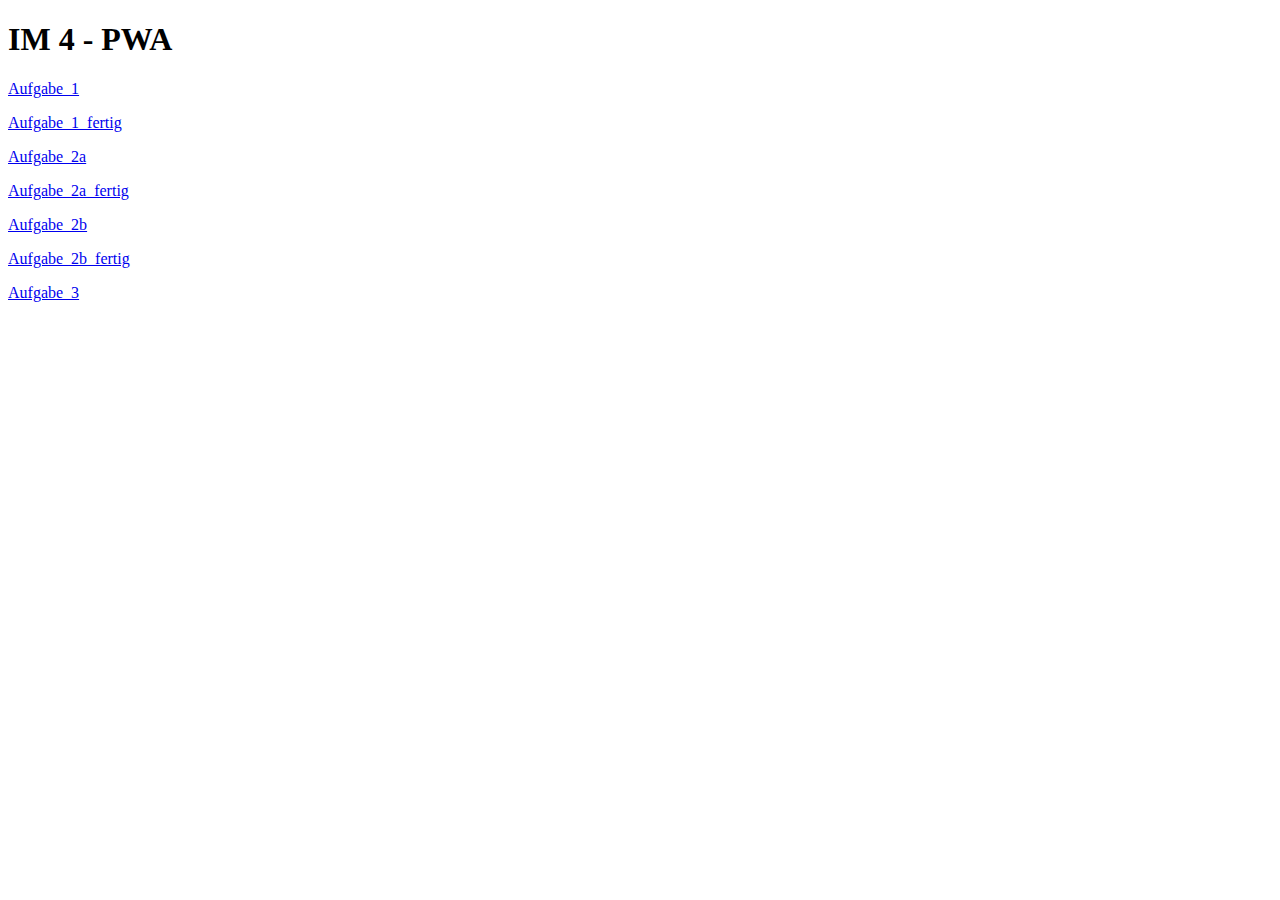
<file: index.html>
<!DOCTYPE html>
<html lang="de" dir="ltr">
  <head>
    <meta charset="utf-8">
    <title>IM 4 - PWA</title>
  </head>
  <body>
    <h1>IM 4 - PWA</h1>
    <a href="Aufgabe_1/"><p>Aufgabe_1</p></a>
    <a href="Aufgabe_1_fertig/"><p>Aufgabe_1_fertig</p></a>
    <a href="Aufgabe_2a/"><p>Aufgabe_2a</p></a>
    <a href="Aufgabe_2a_fertig/"><p>Aufgabe_2a_fertig</p></a>
    <a href="Aufgabe_2b/"><p>Aufgabe_2b</p></a>
    <a href="Aufgabe_2b_fertig/"><p>Aufgabe_2b_fertig</p></a>
    <a href="Aufgabe_3/"><p>Aufgabe_3</p></a>
  </body>
</html>
</file>
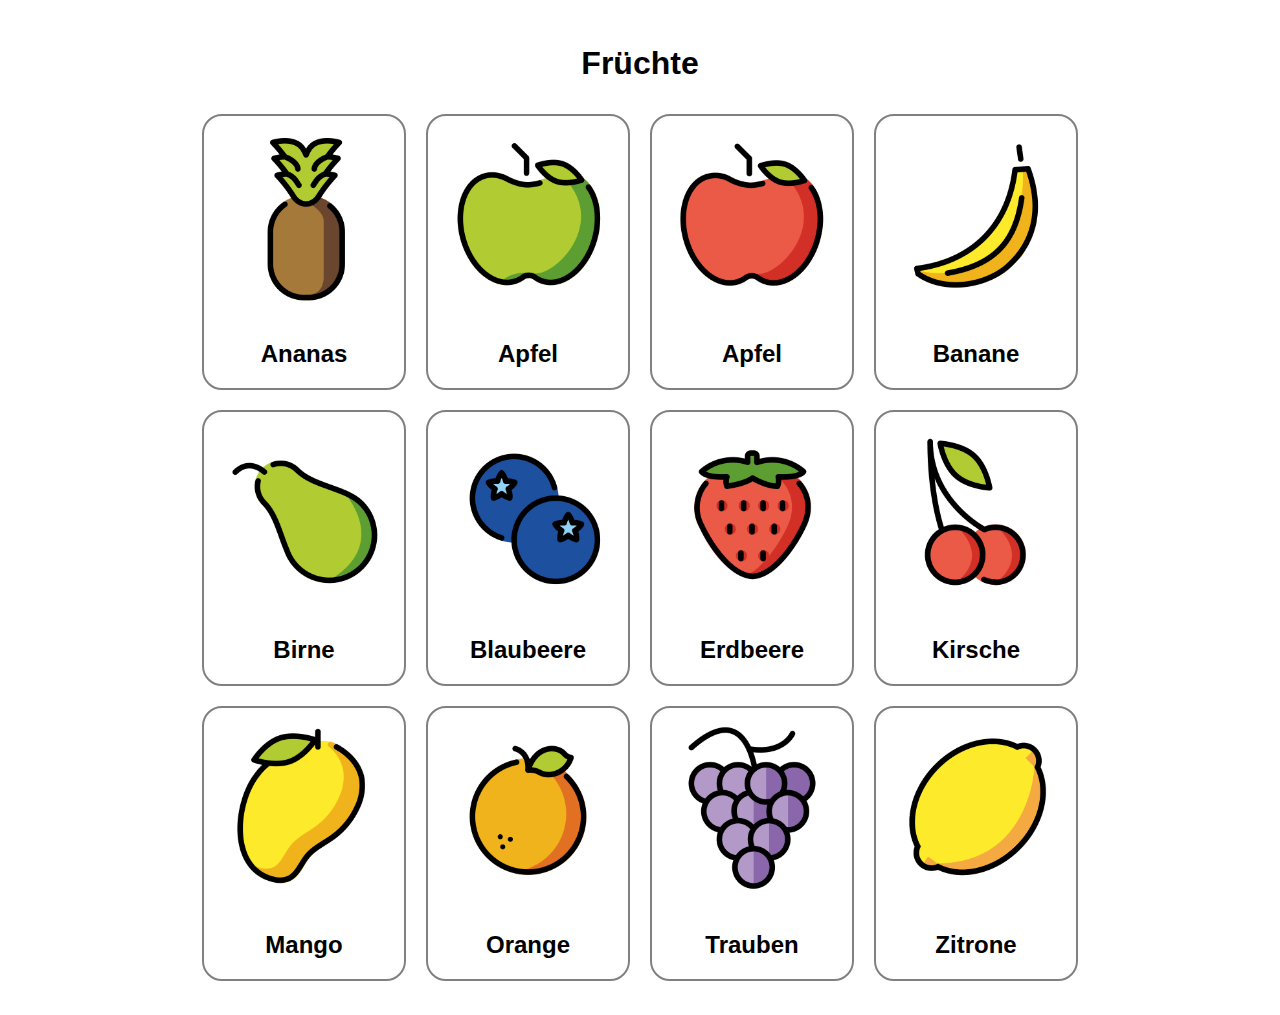
<file: Aufgabe_1/index.html>
<!DOCTYPE html>
<html lang="de" dir="ltr">
  <head>
    <meta charset="utf-8">
    <meta name="viewport" content="width=device-width, initial-scale=1">
    <title>Früchte</title>
    <link href="css/styles.css" rel="stylesheet" type="text/css">

    <!-- #1: Manifest. Dieses muss im Root liegen -->
    <!-- Ende #1: Manifest -->

    <!-- #3: Hintergrundfarbe für iOS -->
    <!-- Ende #3: Hintergrundfarbe für iOS -->

    <!-- #4: Apple-Touch-Icons für iOS-->
    <!-- Ende #4: Apple-Touch-Icons für iOS-->

  </head>
  <body>
    <main>
      <!-- #5: Platzhalter für Install-Button -->
      <!-- Ende #5: Platzhalter für Install-Button -->

      <h1>Früchte</h1>
      <div id="fruechteContainer">
        <article>
            <img src="img/ananas.png" alt="Ananas">
            <h2>Ananas</h2>
        </article>
        <article>
            <img src="img/apfelgruen.png" alt="Apfel">
            <h2>Apfel</h2>
        </article>
        <article>
            <img src="img/apfelrot.png" alt="Apfel">
            <h2>Apfel</h2>
        </article>
        <article>
            <img src="img/banane.png" alt="Banane">
            <h2>Banane</h2>
        </article>
        <article>
            <img src="img/birne.png" alt="Birne">
            <h2>Birne</h2>
        </article>
        <article>
            <img src="img/blaubeere.png" alt="Blaubeere">
            <h2>Blaubeere</h2>
        </article>
        <article>
            <img src="img/erdbeere.png" alt="Erdbeere">
            <h2>Erdbeere</h2>
        </article>
        <article>
            <img src="img/kirsche.png" alt="Kirsche">
            <h2>Kirsche</h2>
        </article>
        <article>
            <img src="img/mango.png" alt="Mango">
            <h2>Mango</h2>
        </article>
        <article>
            <img src="img/orange.png" alt="Orange">
            <h2>Orange</h2>
        </article>
        <article>
            <img src="img/traube.png" alt="Traube">
            <h2>Trauben</h2>
        </article>
        <article>
            <img src="img/zitrone.png" alt="Zitrone">
            <h2>Zitrone</h2>
        </article>
      </div>
    </main>

    <!-- Start #6: Script für Install-Button--> <!-- Code von https://developer.mozilla.org/en-US/docs/Web/Progressive_web_apps/Add_to_home_screen -->
    <!-- Ende #6: Script für Install-Button-->

    <!-- #2: Service-Worker registrieren -->
    <!-- ENDE #2: Service-Worker registrieren -->
  </body>
</html>
</file>
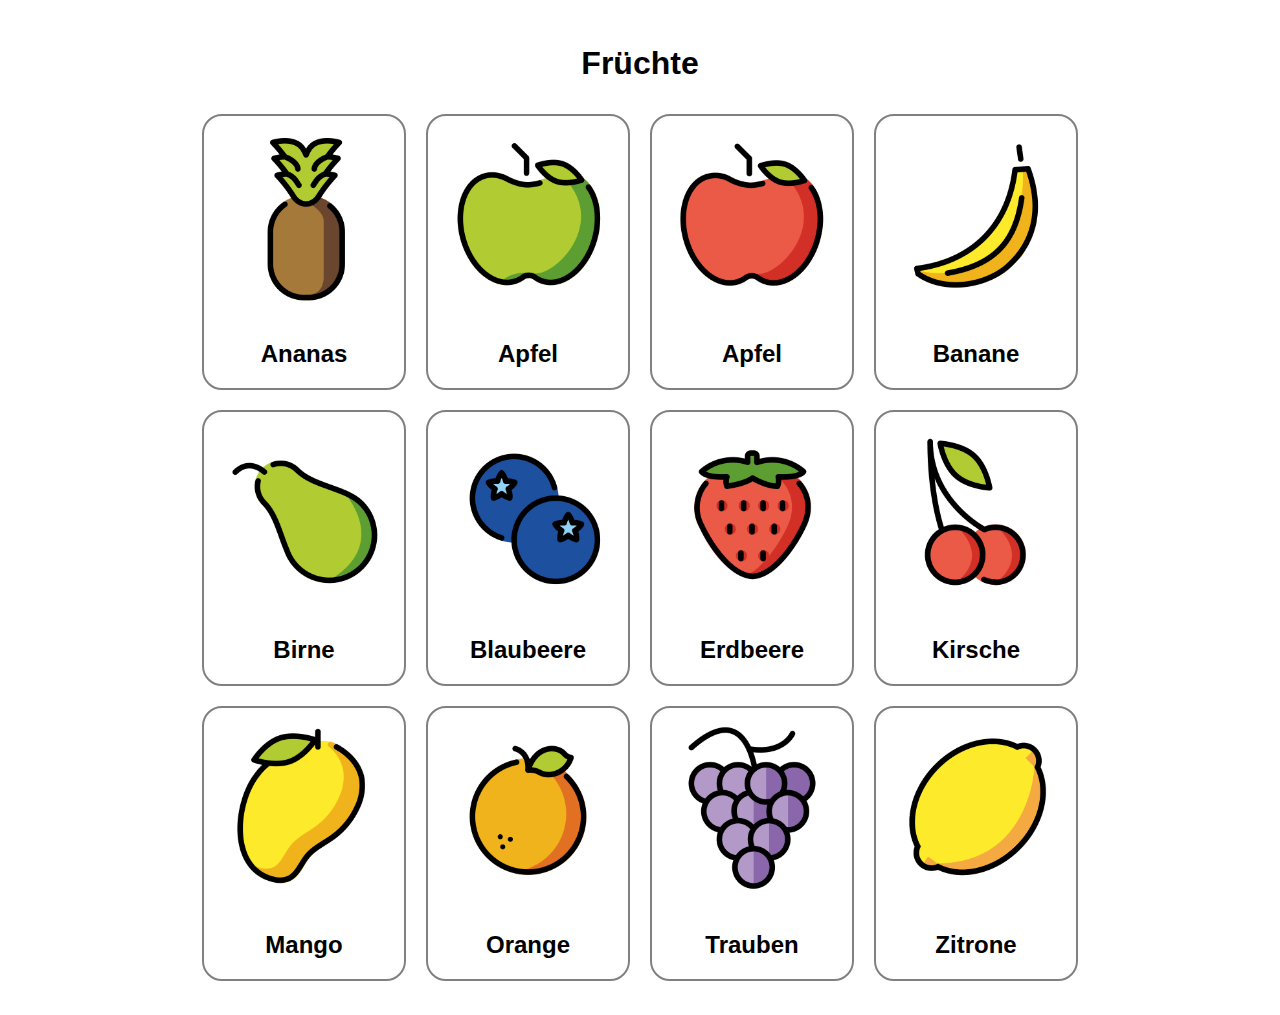
<file: Aufgabe_1_fertig/index.html>
<!DOCTYPE html>
<html lang="de" dir="ltr">
  <head>
    <meta charset="utf-8">
    <meta name="viewport" content="width=device-width, initial-scale=1">
    <title>Früchte</title>
    <link href="css/styles.css" rel="stylesheet" type="text/css">

    <!-- #1: Manifest. Dieses muss im Root liegen -->
    <link rel="manifest" href="manifest.json">
    <!-- Ende #1: Manifest -->

    <!-- #3: Hintergrundfarbe für iOS -->
    <meta name="theme-color" content="#92d3f5">
    <!-- Ende #3: Hintergrundfarbe für iOS -->

    <!-- #4: Apple-Touch-Icons für iOS-->
    <link rel="apple-touch-icon" sizes="16x16" href="AppImages/ios/16.png">
    <link rel="apple-touch-icon" sizes="20x20" href="AppImages/ios/20.png">
    <link rel="apple-touch-icon" sizes="29x29" href="AppImages/ios/29.png">
    <link rel="apple-touch-icon" sizes="32x32" href="AppImages/ios/32.png">
    <link rel="apple-touch-icon" sizes="40x40" href="AppImages/ios/40.png">
    <link rel="apple-touch-icon" sizes="50x50" href="AppImages/ios/50.png">
    <link rel="apple-touch-icon" sizes="57x57" href="AppImages/ios/57.png">
    <link rel="apple-touch-icon" sizes="58x58" href="AppImages/ios/58.png">
    <link rel="apple-touch-icon" sizes="60x60" href="AppImages/ios/60.png">
    <link rel="apple-touch-icon" sizes="64x64" href="AppImages/ios/64.png">
    <link rel="apple-touch-icon" sizes="72x72" href="AppImages/ios/72.png">
    <link rel="apple-touch-icon" sizes="76x76" href="AppImages/ios/76.png">
    <link rel="apple-touch-icon" sizes="80x80" href="AppImages/ios/80.png">
    <link rel="apple-touch-icon" sizes="87x87" href="AppImages/ios/87.png">
    <link rel="apple-touch-icon" sizes="100x100" href="AppImages/ios/100.png">
    <link rel="apple-touch-icon" sizes="114x114" href="AppImages/ios/114.png">
    <link rel="apple-touch-icon" sizes="120x120" href="AppImages/ios/120.png">
    <link rel="apple-touch-icon" sizes="128x128" href="AppImages/ios/128.png">
    <link rel="apple-touch-icon" sizes="144x144" href="AppImages/ios/144.png">
    <link rel="apple-touch-icon" sizes="152x152" href="AppImages/ios/152.png">
    <link rel="apple-touch-icon" sizes="167x167" href="AppImages/ios/167.png">
    <link rel="apple-touch-icon" sizes="180x180" href="AppImages/ios/180.png">
    <link rel="apple-touch-icon" sizes="192x192" href="AppImages/ios/192.png">
    <link rel="apple-touch-icon" sizes="256x256" href="AppImages/ios/256.png">
    <link rel="apple-touch-icon" sizes="512x512" href="AppImages/ios/512.png">
    <link rel="apple-touch-icon" sizes="1024x1024" href="AppImages/ios/1024.png">
    <!-- Ende #4: Apple-Touch-Icons für iOS-->
  </head>

  <body>
    <main>
      <!-- #5: Platzhalter für Install-Button -->
      <button type="button" id="pwa-install-button">PWA installieren</button>
      <!-- Ende #5: Platzhalter für Install-Button -->

      <h1>Früchte</h1>
      <div id="fruechteContainer">
        <article>
            <img src="img/ananas.png" alt="Ananas">
            <h2>Ananas</h2>
        </article>
        <article>
            <img src="img/apfelgruen.png" alt="Apfel">
            <h2>Apfel</h2>
        </article>
        <article>
            <img src="img/apfelrot.png" alt="Apfel">
            <h2>Apfel</h2>
        </article>
        <article>
            <img src="img/banane.png" alt="Banane">
            <h2>Banane</h2>
        </article>
        <article>
            <img src="img/birne.png" alt="Birne">
            <h2>Birne</h2>
        </article>
        <article>
            <img src="img/blaubeere.png" alt="Blaubeere">
            <h2>Blaubeere</h2>
        </article>
        <article>
            <img src="img/erdbeere.png" alt="Erdbeere">
            <h2>Erdbeere</h2>
        </article>
        <article>
            <img src="img/kirsche.png" alt="Kirsche">
            <h2>Kirsche</h2>
        </article>
        <article>
            <img src="img/mango.png" alt="Mango">
            <h2>Mango</h2>
        </article>
        <article>
            <img src="img/orange.png" alt="Orange">
            <h2>Orange</h2>
        </article>
        <article>
            <img src="img/traube.png" alt="Traube">
            <h2>Trauben</h2>
        </article>
        <article>
            <img src="img/zitrone.png" alt="Zitrone">
            <h2>Zitrone</h2>
        </article>
      </div>
    </main>

    <!-- Start #6: Script für Install-Button--> <!-- Code von https://developer.mozilla.org/en-US/docs/Web/Progressive_web_apps/Add_to_home_screen -->
    <script>
    let deferredPrompt;
    const addBtn = document.querySelector("#pwa-install-button");
    addBtn.style.display = "none";

    window.addEventListener("beforeinstallprompt", (e) => {
      // Prevent Chrome 67 and earlier from automatically showing the prompt
      e.preventDefault();
      // Stash the event so it can be triggered later.
      deferredPrompt = e;
      // Update UI to notify the user they can add to home screen
      addBtn.style.display = "block";

      addBtn.addEventListener("click", (e) => {
        // hide our user interface that shows our A2HS button
        addBtn.style.display = "none";
        // Show the prompt
        deferredPrompt.prompt();
        // Wait for the user to respond to the prompt
        deferredPrompt.userChoice.then((choiceResult) => {
          if (choiceResult.outcome === "accepted") {
            console.log("User accepted the A2HS prompt");
          } else {
            console.log("User dismissed the A2HS prompt");
          }
          deferredPrompt = null;
        });
      });
    });
    </script>
    <!-- Ende #6: Script für Install-Button-->

    <!-- #2: Service-Worker registrieren -->
    <script>
      if (typeof navigator.serviceWorker !== 'undefined') {
        navigator.serviceWorker.register('pwabuilder-sw.js')
      }
    </script>
    <!-- ENDE #2: Service-Worker registrieren -->

  </body>
</html>
</file>
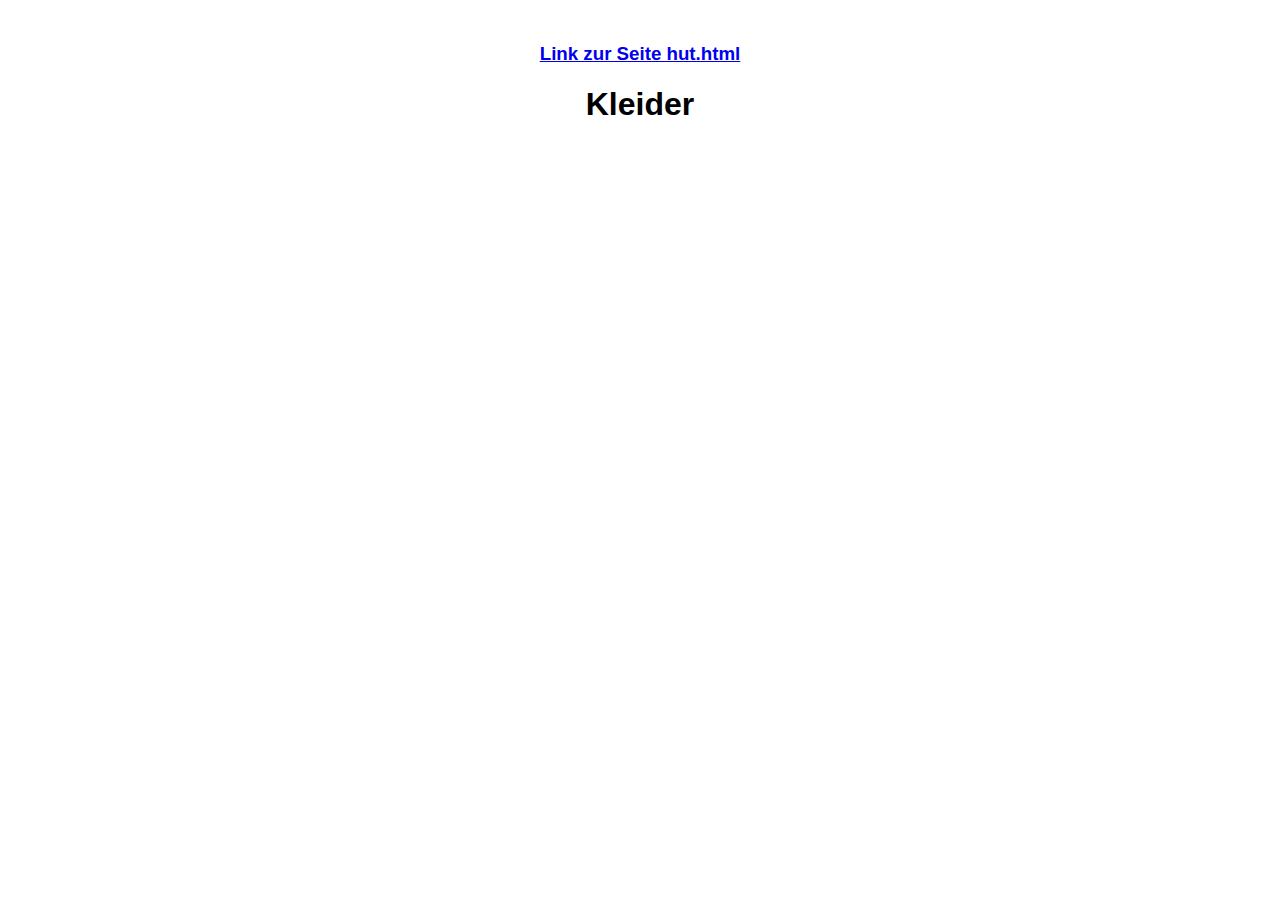
<file: Aufgabe_2a/index.html>
<!DOCTYPE html>
<html lang="de" dir="ltr">
  <head>
    <meta charset="utf-8">
    <meta name="viewport" content="width=device-width, initial-scale=1">
    <title>Kleider</title>
    <link href="css/styles.css" rel="stylesheet" type="text/css">

    <!-- #1: Manifest. Dieses muss im Root liegen -->
    <!-- Ende #1: Manifest -->

    <!-- #3: Hintergrundfarbe für iOS -->
    <!-- Ende #3: Hintergrundfarbe für iOS -->

    <!-- #4: Apple-Touch-Icons für iOS-->
    <!-- Ende #4: Apple-Touch-Icons für iOS-->

  </head>

  <body>

    <main>

      <!-- #5: Platzhalter für Install-Button -->
      <!-- Ende #5: Platzhalter für Install-Button -->

      <nav>
        <a href="hut.html"><h3>Link zur Seite hut.html</h3></a>
      </nav>

      <h1>Kleider</h1>
      <div id="kleiderContainer">
      </div>

    </main>

    <!-- Start #6: Script für Install-Button--> <!-- Code von https://developer.mozilla.org/en-US/docs/Web/Progressive_web_apps/Add_to_home_screen -->
    <!-- Ende #6: Script für Install-Button-->

    <!-- #2: Service-Worker registrieren -->
    <!-- ENDE #2: Service-Worker registrieren -->

  </body>
</html>
</file>
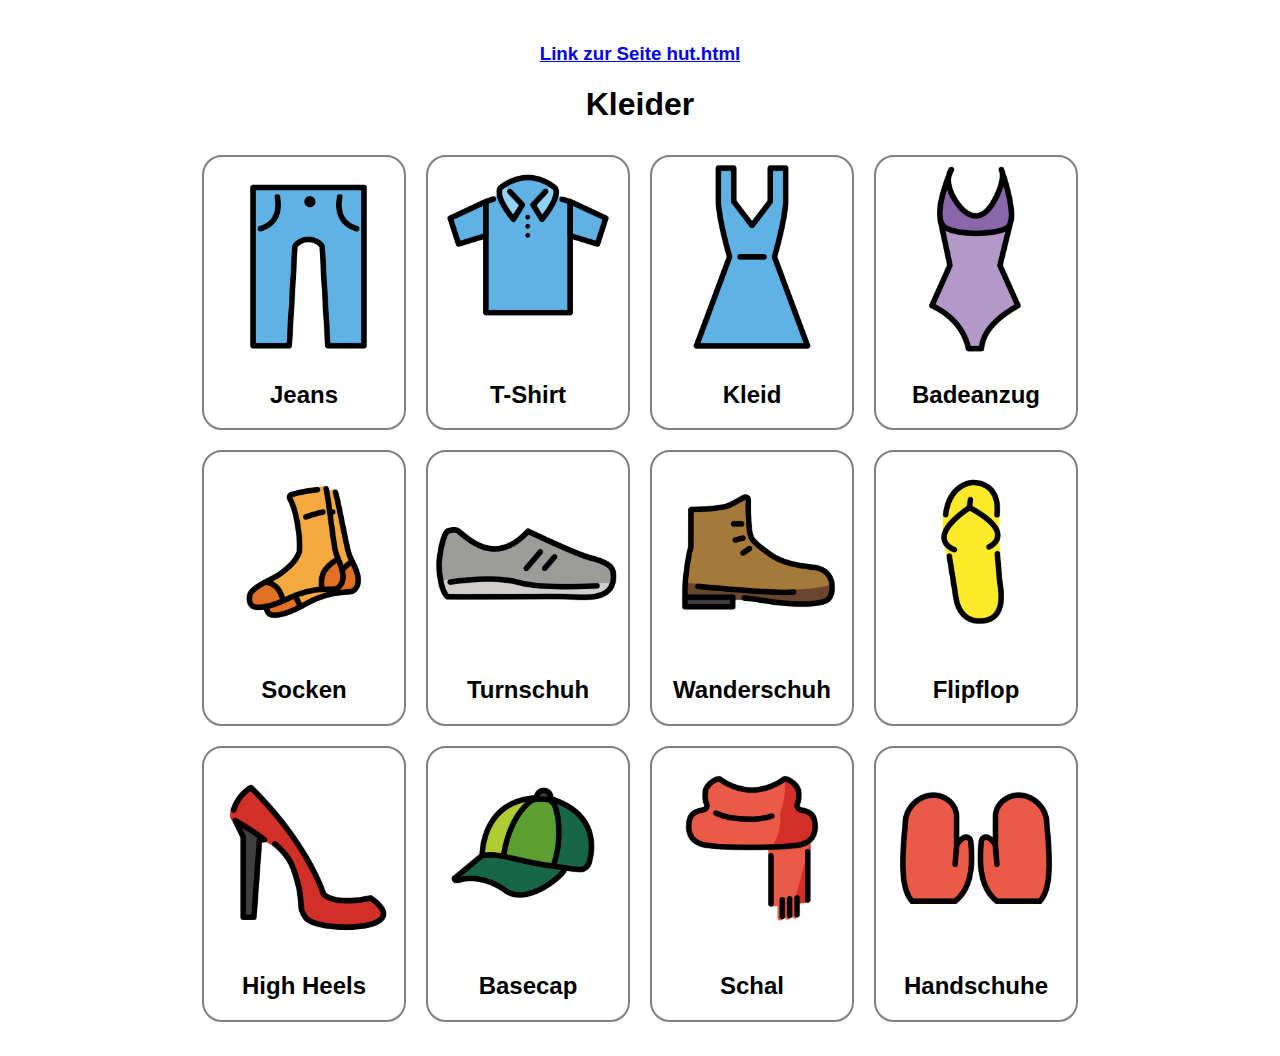
<file: Aufgabe_2a_fertig/index.html>
<!DOCTYPE html>
<html lang="de" dir="ltr">
  <head>
    <meta charset="utf-8">
    <meta name="viewport" content="width=device-width, initial-scale=1">
    <title>Kleider</title>
    <link href="css/styles.css" rel="stylesheet" type="text/css">

    <!-- #1: Manifest. Dieses muss im Root liegen -->
    <link rel="manifest" href="manifest.json">
    <!-- Ende #1: Manifest -->

    <!-- #3: Hintergrundfarbe für iOS -->
    <meta name="theme-color" content="#61b2e4">
    <!-- Ende #3: Hintergrundfarbe für iOS -->

    <!-- #4: Apple-Touch-Icons für iOS-->
    <link rel="apple-touch-icon" sizes="16x16" href="AppImages/ios/16.png">
    <link rel="apple-touch-icon" sizes="20x20" href="AppImages/ios/20.png">
    <link rel="apple-touch-icon" sizes="29x29" href="AppImages/ios/29.png">
    <link rel="apple-touch-icon" sizes="32x32" href="AppImages/ios/32.png">
    <link rel="apple-touch-icon" sizes="40x40" href="AppImages/ios/40.png">
    <link rel="apple-touch-icon" sizes="50x50" href="AppImages/ios/50.png">
    <link rel="apple-touch-icon" sizes="57x57" href="AppImages/ios/57.png">
    <link rel="apple-touch-icon" sizes="58x58" href="AppImages/ios/58.png">
    <link rel="apple-touch-icon" sizes="60x60" href="AppImages/ios/60.png">
    <link rel="apple-touch-icon" sizes="64x64" href="AppImages/ios/64.png">
    <link rel="apple-touch-icon" sizes="72x72" href="AppImages/ios/72.png">
    <link rel="apple-touch-icon" sizes="76x76" href="AppImages/ios/76.png">
    <link rel="apple-touch-icon" sizes="80x80" href="AppImages/ios/80.png">
    <link rel="apple-touch-icon" sizes="87x87" href="AppImages/ios/87.png">
    <link rel="apple-touch-icon" sizes="100x100" href="AppImages/ios/100.png">
    <link rel="apple-touch-icon" sizes="114x114" href="AppImages/ios/114.png">
    <link rel="apple-touch-icon" sizes="120x120" href="AppImages/ios/120.png">
    <link rel="apple-touch-icon" sizes="128x128" href="AppImages/ios/128.png">
    <link rel="apple-touch-icon" sizes="144x144" href="AppImages/ios/144.png">
    <link rel="apple-touch-icon" sizes="152x152" href="AppImages/ios/152.png">
    <link rel="apple-touch-icon" sizes="167x167" href="AppImages/ios/167.png">
    <link rel="apple-touch-icon" sizes="180x180" href="AppImages/ios/180.png">
    <link rel="apple-touch-icon" sizes="192x192" href="AppImages/ios/192.png">
    <link rel="apple-touch-icon" sizes="256x256" href="AppImages/ios/256.png">
    <link rel="apple-touch-icon" sizes="512x512" href="AppImages/ios/512.png">
    <link rel="apple-touch-icon" sizes="1024x1024" href="AppImages/ios/1024.png">
    <!-- Ende #4: Apple-Touch-Icons für iOS-->

  </head>

  <body>

    <main>

      <!-- #5: Platzhalter für Install-Button -->
      <button type="button" id="pwa-install-button">PWA installieren</button>
      <!-- Ende #5: Platzhalter für Install-Button -->

      <nav>
        <a href="hut.html"><h3>Link zur Seite hut.html</h3></a>
      </nav>

      <h1>Kleider</h1>
      <div id="kleiderContainer">
      </div>

    </main>

    <!-- Start #6: Script für Install-Button--> <!-- Code von https://developer.mozilla.org/en-US/docs/Web/Progressive_web_apps/Add_to_home_screen -->
    <script>
    let deferredPrompt;
    const addBtn = document.querySelector("#pwa-install-button");
    addBtn.style.display = "none";

    window.addEventListener("beforeinstallprompt", (e) => {
      // Prevent Chrome 67 and earlier from automatically showing the prompt
      e.preventDefault();
      // Stash the event so it can be triggered later.
      deferredPrompt = e;
      // Update UI to notify the user they can add to home screen
      addBtn.style.display = "block";

      addBtn.addEventListener("click", (e) => {
        // hide our user interface that shows our A2HS button
        addBtn.style.display = "none";
        // Show the prompt
        deferredPrompt.prompt();
        // Wait for the user to respond to the prompt
        deferredPrompt.userChoice.then((choiceResult) => {
          if (choiceResult.outcome === "accepted") {
            console.log("User accepted the A2HS prompt");
          } else {
            console.log("User dismissed the A2HS prompt");
          }
          deferredPrompt = null;
        });
      });
    });
    </script>
    <!-- Ende #6: Script für Install-Button-->

    <!-- #2: Service-Worker registrieren -->
    <script>
      if (typeof navigator.serviceWorker !== 'undefined') {
        navigator.serviceWorker.register('pwabuilder-sw.js')
      }
    </script>
    <!-- ENDE #2: Service-Worker registrieren -->

    <script src="js/control.js"></script>
  </body>
</html>
</file>
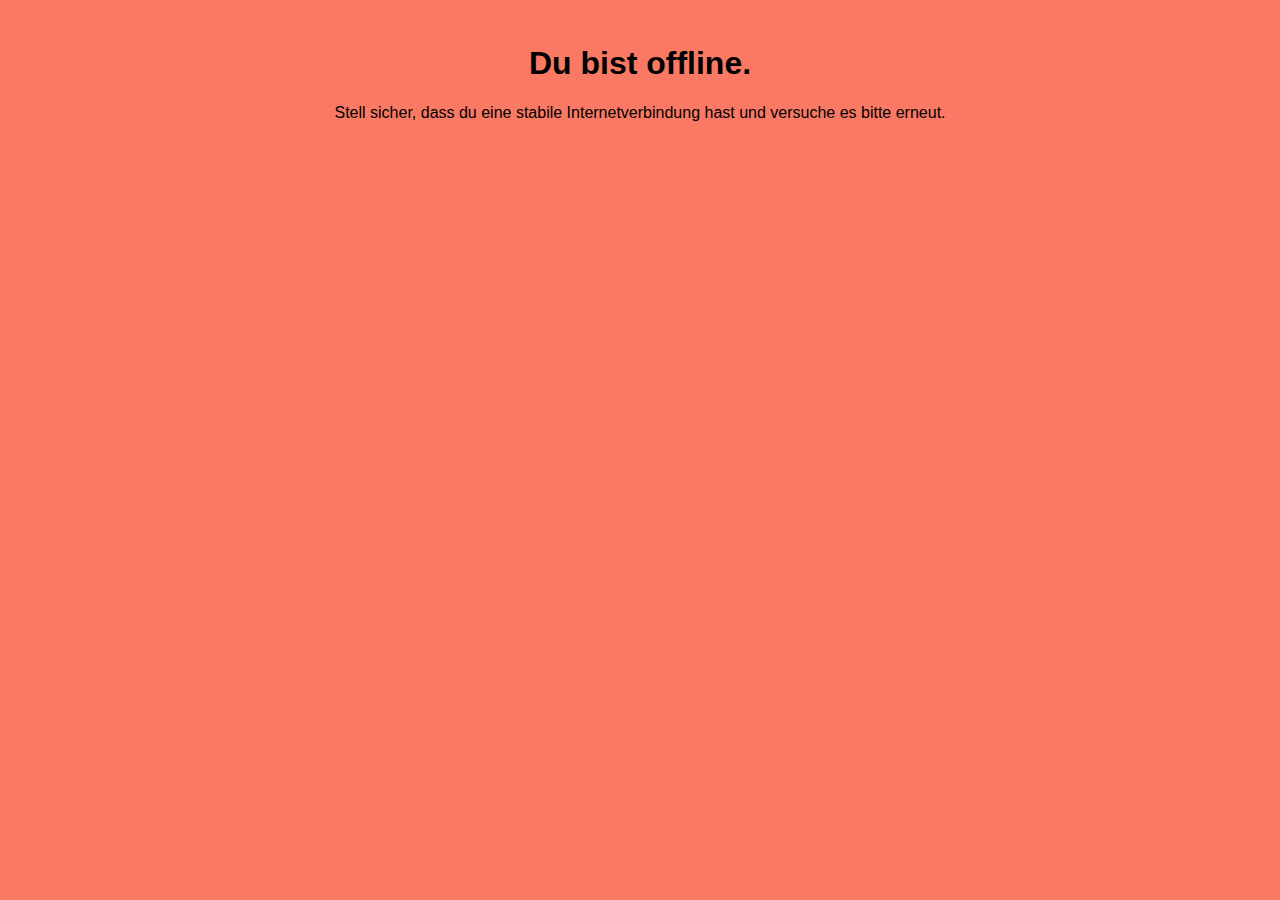
<file: Aufgabe_1_fertig/offline.html>
<!DOCTYPE html>
<html lang="de" dir="ltr">
  <head>
    <meta charset="utf-8">
    <meta name="viewport" content="width=device-width, initial-scale=1">
    <title>Offline</title>
    <style>
      html {
        font-family: Helvetica, sans-serif;
        text-align: center;
        width: 100%;
        background-color: #FA7964;
      }

      main {
        max-width: 960px;
        padding: 1rem;
        margin: 0 auto;
      }
    </style>
  </head>
  <body>
    <main>
      <h1>Du bist offline.</h1>
      <p>Stell sicher, dass du eine stabile Internetverbindung hast und versuche es bitte erneut.</p>
    </main>
  </body>
</html>
</file>
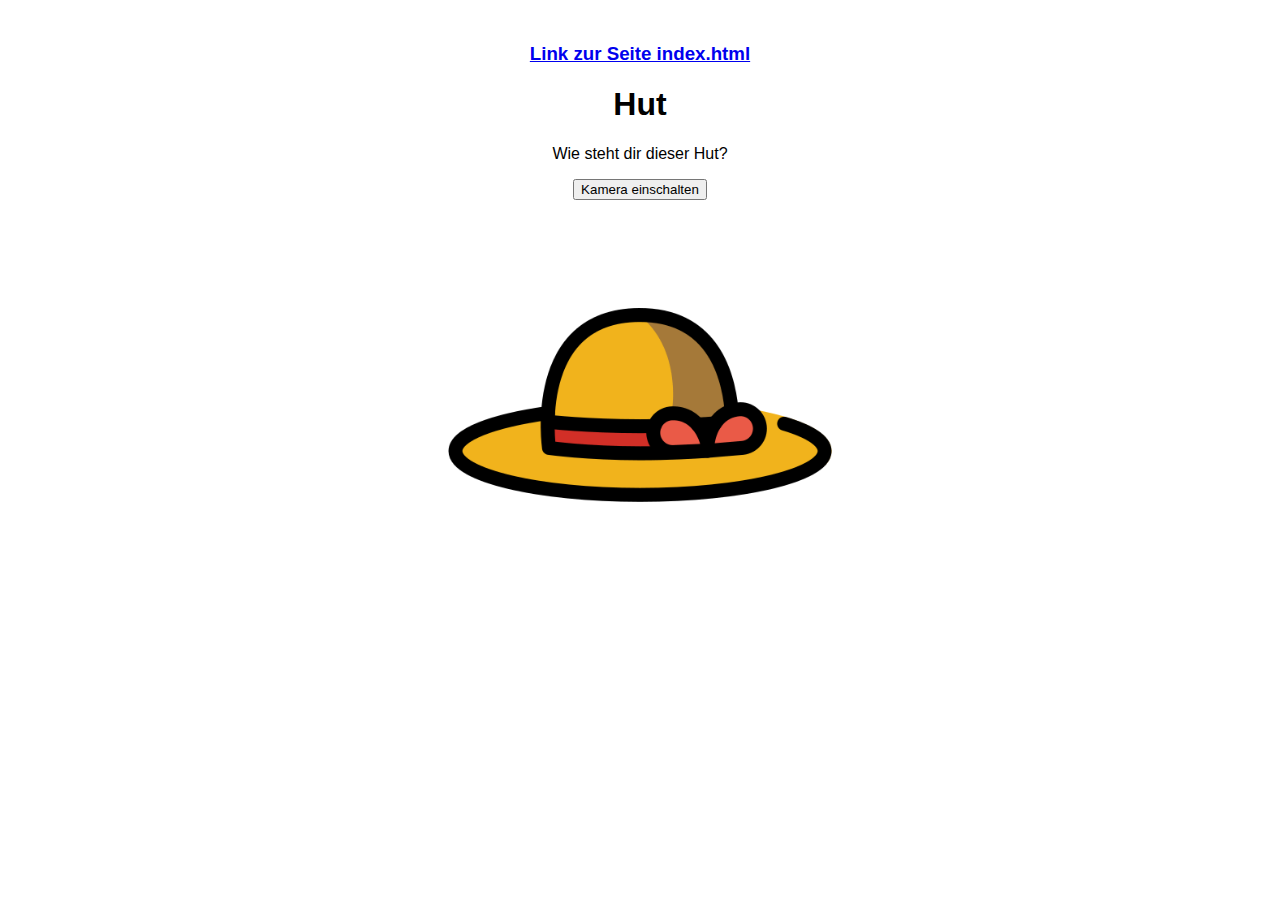
<file: Aufgabe_2a/hut.html>
<!DOCTYPE html>
<html lang="de" dir="ltr">
  <head>
    <meta charset="utf-8">
    <meta name="viewport" content="width=device-width, initial-scale=1">
    <title>Kleider</title>
    <link href="css/styles.css" rel="stylesheet" type="text/css">

    <!-- #1: Manifest. Dieses muss in der Root liegen -->
    <link rel="manifest" href="manifest.json">
    <!-- Ende #1: Manifest -->

    <!-- #3: Hintergrundfarbe für iOS -->
    <meta name="theme-color" content="#61b2e4">
    <!-- Ende #3: Hintergrundfarbe für iOS -->

    <!-- #4: Apple-Touch-Icons für iOS-->
    <link rel="apple-touch-icon" sizes="16x16" href="AppImages/ios/16.png">
    <link rel="apple-touch-icon" sizes="20x20" href="AppImages/ios/20.png">
    <link rel="apple-touch-icon" sizes="29x29" href="AppImages/ios/29.png">
    <link rel="apple-touch-icon" sizes="32x32" href="AppImages/ios/32.png">
    <link rel="apple-touch-icon" sizes="40x40" href="AppImages/ios/40.png">
    <link rel="apple-touch-icon" sizes="50x50" href="AppImages/ios/50.png">
    <link rel="apple-touch-icon" sizes="57x57" href="AppImages/ios/57.png">
    <link rel="apple-touch-icon" sizes="58x58" href="AppImages/ios/58.png">
    <link rel="apple-touch-icon" sizes="60x60" href="AppImages/ios/60.png">
    <link rel="apple-touch-icon" sizes="64x64" href="AppImages/ios/64.png">
    <link rel="apple-touch-icon" sizes="72x72" href="AppImages/ios/72.png">
    <link rel="apple-touch-icon" sizes="76x76" href="AppImages/ios/76.png">
    <link rel="apple-touch-icon" sizes="80x80" href="AppImages/ios/80.png">
    <link rel="apple-touch-icon" sizes="87x87" href="AppImages/ios/87.png">
    <link rel="apple-touch-icon" sizes="100x100" href="AppImages/ios/100.png">
    <link rel="apple-touch-icon" sizes="114x114" href="AppImages/ios/114.png">
    <link rel="apple-touch-icon" sizes="120x120" href="AppImages/ios/120.png">
    <link rel="apple-touch-icon" sizes="128x128" href="AppImages/ios/128.png">
    <link rel="apple-touch-icon" sizes="144x144" href="AppImages/ios/144.png">
    <link rel="apple-touch-icon" sizes="152x152" href="AppImages/ios/152.png">
    <link rel="apple-touch-icon" sizes="167x167" href="AppImages/ios/167.png">
    <link rel="apple-touch-icon" sizes="180x180" href="AppImages/ios/180.png">
    <link rel="apple-touch-icon" sizes="192x192" href="AppImages/ios/192.png">
    <link rel="apple-touch-icon" sizes="256x256" href="AppImages/ios/256.png">
    <link rel="apple-touch-icon" sizes="512x512" href="AppImages/ios/512.png">
    <link rel="apple-touch-icon" sizes="1024x1024" href="AppImages/ios/1024.png">
    <!-- Ende #4: Apple-Touch-Icons für iOS-->

  </head>

  <body>

    <main>

      <nav>
        <a href="index.html"><h3>Link zur Seite index.html</h3></a>
      </nav>

      <h1>Hut</h1>
      <p>Wie steht dir dieser Hut?</p>
      <button id="kameraButton">Kamera einschalten</button>
      <div class="kameraIconContainer">
        <img src="img/hut.png" alt="Hut">

      </div>

    </main>

    <!-- #2: Service-Worker registrieren -->
    <script>
      if (typeof navigator.serviceWorker !== 'undefined') {
        navigator.serviceWorker.register('pwabuilder-sw.js')
      }
    </script>
    <!-- ENDE #2: Service-Worker registrieren -->

  </body>
</html>
</file>
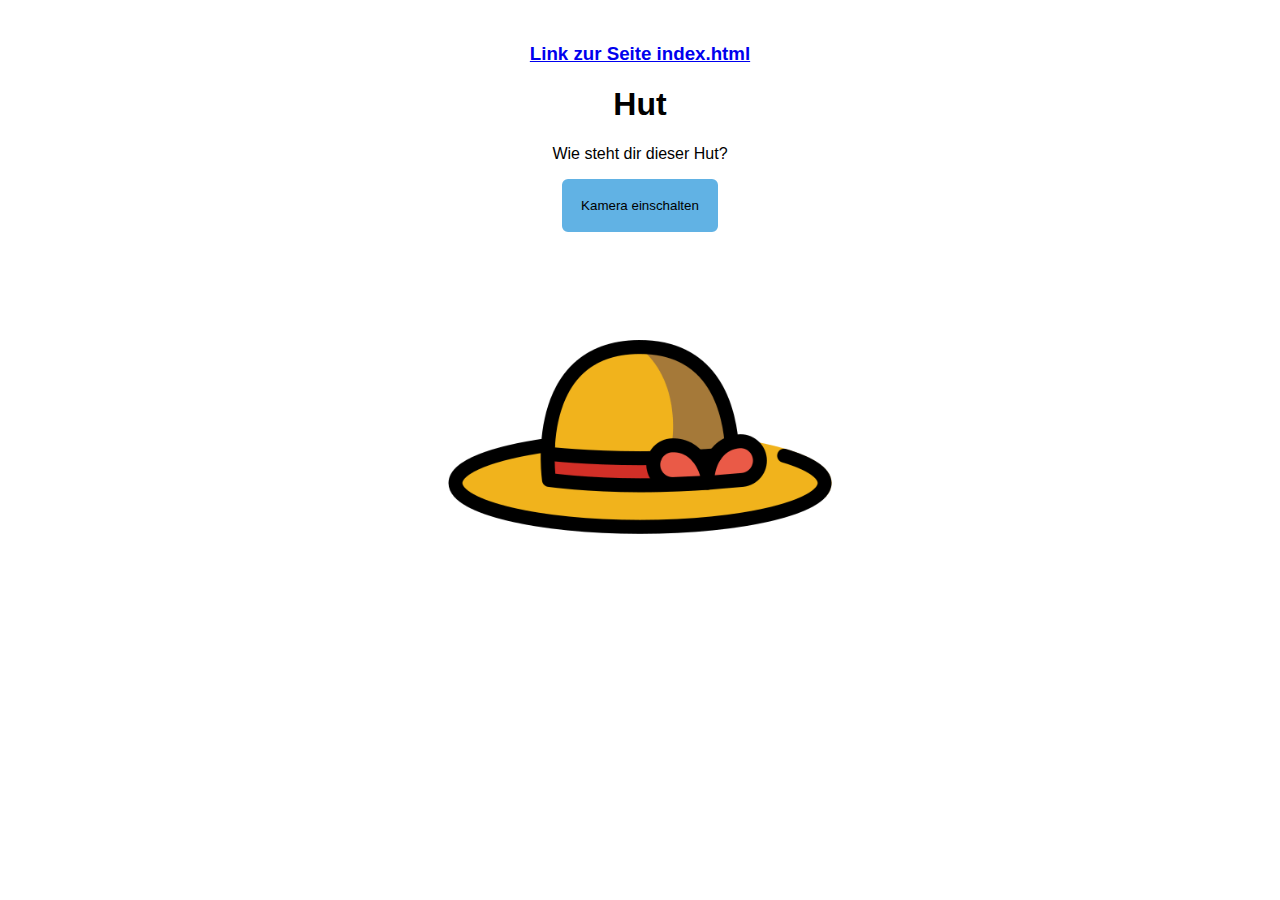
<file: Aufgabe_2b_fertig/hut.html>
<!DOCTYPE html>
<html lang="de" dir="ltr">
  <head>
    <meta charset="utf-8">
    <meta name="viewport" content="width=device-width, initial-scale=1">
    <title>Kleider</title>
    <link href="css/styles.css" rel="stylesheet" type="text/css">

    <!-- #1: Manifest. Dieses muss in der Root liegen -->
    <link rel="manifest" href="manifest.json">
    <!-- Ende #1: Manifest -->

    <!-- #3: Hintergrundfarbe für iOS -->
    <meta name="theme-color" content="#61b2e4">
    <!-- Ende #3: Hintergrundfarbe für iOS -->

    <!-- #4: Apple-Touch-Icons für iOS-->
    <link rel="apple-touch-icon" sizes="16x16" href="AppImages/ios/16.png">
    <link rel="apple-touch-icon" sizes="20x20" href="AppImages/ios/20.png">
    <link rel="apple-touch-icon" sizes="29x29" href="AppImages/ios/29.png">
    <link rel="apple-touch-icon" sizes="32x32" href="AppImages/ios/32.png">
    <link rel="apple-touch-icon" sizes="40x40" href="AppImages/ios/40.png">
    <link rel="apple-touch-icon" sizes="50x50" href="AppImages/ios/50.png">
    <link rel="apple-touch-icon" sizes="57x57" href="AppImages/ios/57.png">
    <link rel="apple-touch-icon" sizes="58x58" href="AppImages/ios/58.png">
    <link rel="apple-touch-icon" sizes="60x60" href="AppImages/ios/60.png">
    <link rel="apple-touch-icon" sizes="64x64" href="AppImages/ios/64.png">
    <link rel="apple-touch-icon" sizes="72x72" href="AppImages/ios/72.png">
    <link rel="apple-touch-icon" sizes="76x76" href="AppImages/ios/76.png">
    <link rel="apple-touch-icon" sizes="80x80" href="AppImages/ios/80.png">
    <link rel="apple-touch-icon" sizes="87x87" href="AppImages/ios/87.png">
    <link rel="apple-touch-icon" sizes="100x100" href="AppImages/ios/100.png">
    <link rel="apple-touch-icon" sizes="114x114" href="AppImages/ios/114.png">
    <link rel="apple-touch-icon" sizes="120x120" href="AppImages/ios/120.png">
    <link rel="apple-touch-icon" sizes="128x128" href="AppImages/ios/128.png">
    <link rel="apple-touch-icon" sizes="144x144" href="AppImages/ios/144.png">
    <link rel="apple-touch-icon" sizes="152x152" href="AppImages/ios/152.png">
    <link rel="apple-touch-icon" sizes="167x167" href="AppImages/ios/167.png">
    <link rel="apple-touch-icon" sizes="180x180" href="AppImages/ios/180.png">
    <link rel="apple-touch-icon" sizes="192x192" href="AppImages/ios/192.png">
    <link rel="apple-touch-icon" sizes="256x256" href="AppImages/ios/256.png">
    <link rel="apple-touch-icon" sizes="512x512" href="AppImages/ios/512.png">
    <link rel="apple-touch-icon" sizes="1024x1024" href="AppImages/ios/1024.png">
    <!-- Ende #4: Apple-Touch-Icons für iOS-->

  </head>

  <body>

    <main>

      <nav>
        <a href="index.html"><h3>Link zur Seite index.html</h3></a>
      </nav>

      <h1>Hut</h1>
      <p>Wie steht dir dieser Hut?</p>
      <button id="kameraButton">Kamera einschalten</button>
      <div class="kameraIconContainer">
        <img src="img/hut.png" alt="Hut">
        <video id="video" muted autoplay playsinline></video>
      </div>

    </main>

    <!-- #2: Service-Worker registrieren -->
    <script>
      if (typeof navigator.serviceWorker !== 'undefined') {
        navigator.serviceWorker.register('pwabuilder-sw.js')
      }
    </script>
    <!-- ENDE #2: Service-Worker registrieren -->

    <script src="js/controlHut.js"></script>
  </body>
</html>
</file>
<file: Aufgabe_1/css/styles.css>
html {
  font-family: Helvetica, sans-serif;
  text-align: center;
  width: 100%;
}

main {
  max-width: 960px;
  padding: 1rem;
  margin: 0 auto;
}

#fruechteContainer {
  display: flex;
  flex-direction: row;
  flex-wrap: wrap;
  justify-content: center;
}

article {
  width: 200px;
  border: 2px solid grey;
  border-radius: 20px;
  margin: 10px;
}

img {
  max-width: 100%;
}
</file>
<file: Aufgabe_1_fertig/css/styles.css>
html {
  font-family: Helvetica, sans-serif;
  text-align: center;
  width: 100%;
}

main {
  max-width: 960px;
  padding: 1rem;
  margin: 0 auto;
}

#fruechteContainer {
  display: flex;
  flex-direction: row;
  flex-wrap: wrap;
  justify-content: center;
}

article {
  width: 200px;
  border: 2px solid grey;
  border-radius: 20px;
  margin: 10px;
}

img {
  max-width: 100%;
}

button {
  background-color: #92d3f5;
  color: #000000;
  border: 3px solid #92d3f5;
  border-radius: 6px;
  padding: 1rem;
  cursor: pointer;
  margin: 0 auto 0 auto;
}

button:hover {
  background-color: #1e50a0;
  border-color: #1e50a0;
  color: #ffffff;
}
</file>
<file: Aufgabe_2a/css/styles.css>
html {
  font-family: Helvetica, sans-serif;
  text-align: center;
  width: 100%;
}

main {
  max-width: 960px;
  padding: 1rem;
  margin: 0 auto;
}

#kleiderContainer {
  display: flex;
  flex-direction: row;
  flex-wrap: wrap;
  justify-content: center;
}

article {
  width: 200px;
  border: 2px solid grey;
  border-radius: 20px;
  margin: 10px;
}

img {
  max-width: 100%;
}

.kameraIconContainer>img {
  width: 40%;
  position: relative;
  margin-bottom: -30%;
  z-index: 5;
}

.kameraIconContainer>video {
  width: 100%;
  height: 100%;
  position: relative;
  z-index: 1;
}
</file>
<file: Aufgabe_2a_fertig/css/styles.css>
html {
  font-family: Helvetica, sans-serif;
  text-align: center;
  width: 100%;
}

main {
  max-width: 960px;
  padding: 1rem;
  margin: 0 auto;
}

#kleiderContainer {
  display: flex;
  flex-direction: row;
  flex-wrap: wrap;
  justify-content: center;
}

article {
  width: 200px;
  border: 2px solid grey;
  border-radius: 20px;
  margin: 10px;
}

img {
  max-width: 100%;
}

.kameraIconContainer>img {
  width: 40%;
  position: relative;
  margin-bottom: -30%;
  z-index: 5;
}

.kameraIconContainer>video {
  width: 100%;
  height: 100%;
  position: relative;
  z-index: 1;
}

button {
  background-color: #61b2e4;
  color: #000000;
  border: 3px solid #61b2e4;
  border-radius: 6px;
  padding: 1rem;
  cursor: pointer;
  margin: 0 auto 0 auto;
}

button:hover {
  background-color: #1e50a0;
  border-color: #1e50a0;
  color: #ffffff;
}
</file>
<file: Aufgabe_2b_fertig/css/styles.css>
html {
  font-family: Helvetica, sans-serif;
  text-align: center;
  width: 100%;
}

main {
  max-width: 960px;
  padding: 1rem;
  margin: 0 auto;
}

#kleiderContainer {
  display: flex;
  flex-direction: row;
  flex-wrap: wrap;
  justify-content: center;
}

article {
  width: 200px;
  border: 2px solid grey;
  border-radius: 20px;
  margin: 10px;
}

img {
  max-width: 100%;
}

.kameraIconContainer>img {
  width: 40%;
  position: relative;
  margin-bottom: -30%;
  z-index: 5;
}

.kameraIconContainer>video {
  width: 100%;
  height: 100%;
  position: relative;
  z-index: 1;
}

button {
  background-color: #61b2e4;
  color: #000000;
  border: 3px solid #61b2e4;
  border-radius: 6px;
  padding: 1rem;
  cursor: pointer;
  margin: 0 auto 0 auto;
}

button:hover {
  background-color: #1e50a0;
  border-color: #1e50a0;
  color: #ffffff;
}
</file>
